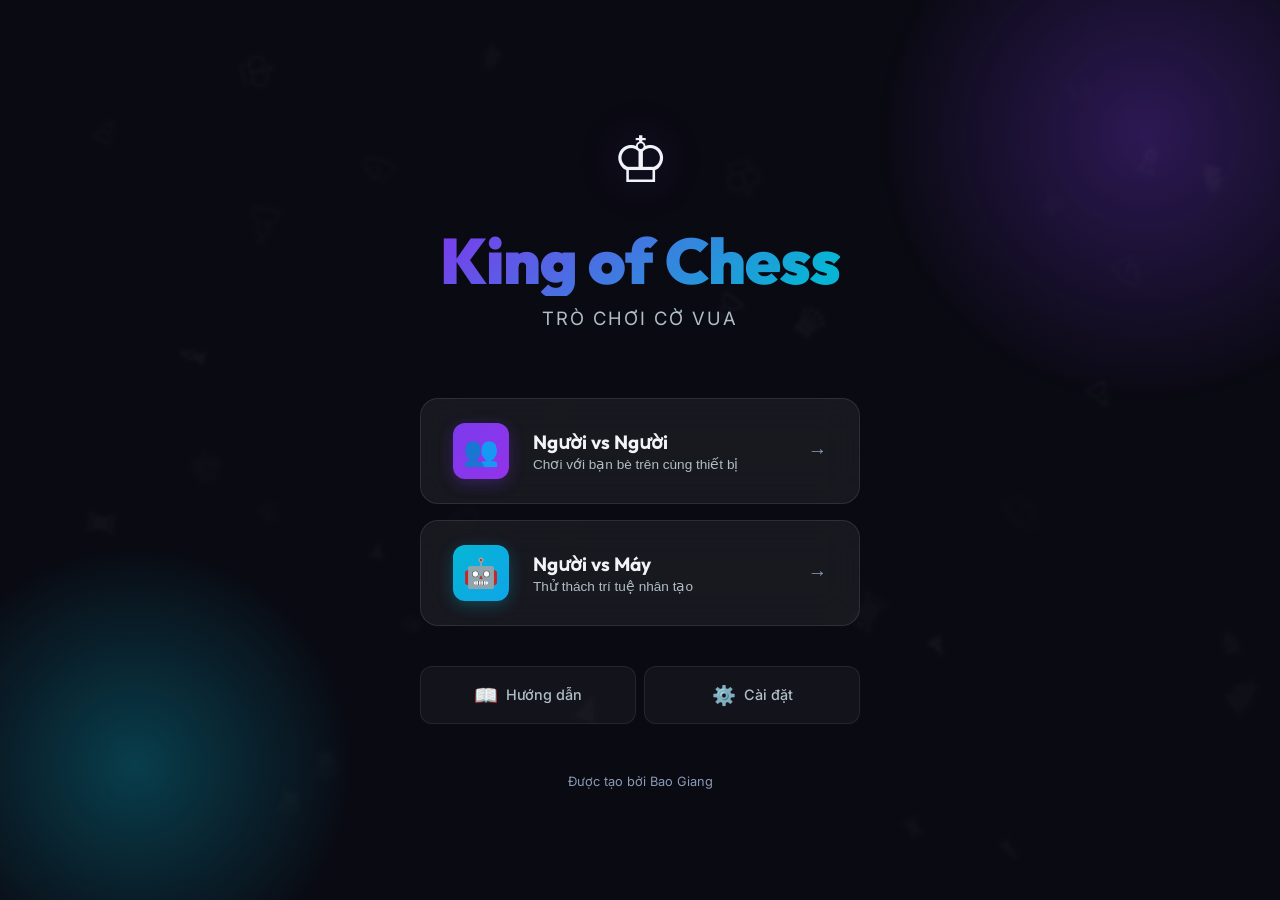
<file: index.html>
<!DOCTYPE html>
<html lang="vi" data-theme="dark" data-board="classic">

<head>
  <meta charset="UTF-8">
  <meta name="viewport"
    content="width=device-width, initial-scale=1.0, maximum-scale=1.0, user-scalable=no, viewport-fit=cover">
  <meta name="apple-mobile-web-app-capable" content="yes">
  <meta name="mobile-web-app-capable" content="yes">
  <meta name="description"
    content="King of Chess - Trò chơi cờ vua trực tuyến với AI. Chơi cờ vua miễn phí, người vs người hoặc người vs máy.">
  <title>King of Chess — Trò chơi Cờ Vua</title>
  <link rel="stylesheet" href="css/index.css">
  <link rel="stylesheet" href="css/menu.css">
  <link rel="icon"
    href="data:image/svg+xml,<svg xmlns='http://www.w3.org/2000/svg' viewBox='0 0 100 100'><text y='.9em' font-size='90'>♔</text></svg>">
</head>

<body>
  <!-- Animated Background -->
  <div class="animated-bg"></div>
  <div class="bg-particles"></div>
  <div class="floating-pieces" id="floating-pieces"></div>

  <div class="menu-page">
    <!-- Hero Section -->
    <div class="hero">
      <div class="hero-crown">♔</div>
      <h1 class="hero-title" data-i18n="menu.title">King of Chess</h1>
      <p class="hero-subtitle" data-i18n="menu.subtitle">Trò chơi cờ vua</p>
    </div>

    <!-- Menu Container -->
    <div class="menu-container">
      <!-- PvP Mode -->
      <button class="mode-btn mode-btn-pvp" id="btn-pvp">
        <div class="mode-icon">👥</div>
        <div class="mode-info">
          <h3 data-i18n="menu.pvp">Người vs Người</h3>
          <p data-i18n="menu.pvp.desc">Chơi với bạn bè trên cùng thiết bị</p>
        </div>
        <span class="mode-arrow">→</span>
      </button>

      <!-- PvC Mode -->
      <button class="mode-btn mode-btn-pvc" id="btn-pvc">
        <div class="mode-icon">🤖</div>
        <div class="mode-info">
          <h3 data-i18n="menu.pvc">Người vs Máy</h3>
          <p data-i18n="menu.pvc.desc">Thử thách trí tuệ nhân tạo</p>
        </div>
        <span class="mode-arrow">→</span>
      </button>

      <!-- AI Difficulty Panel -->
      <div class="difficulty-panel" id="difficulty-panel">
        <div class="difficulty-content">
          <div class="difficulty-title" data-i18n="menu.difficulty">Chọn cấp độ</div>
          <div class="difficulty-options">
            <button class="difficulty-btn" data-difficulty="easy">
              <span class="diff-emoji">🌱</span>
              <span class="diff-name" data-i18n="menu.easy">Dễ</span>
              <span class="diff-desc" data-i18n="menu.easy.desc">Dành cho người mới</span>
            </button>
            <button class="difficulty-btn selected" data-difficulty="medium">
              <span class="diff-emoji">⚔️</span>
              <span class="diff-name" data-i18n="menu.medium">Trung bình</span>
              <span class="diff-desc" data-i18n="menu.medium.desc">Thử thách vừa phải</span>
            </button>
            <button class="difficulty-btn" data-difficulty="hard">
              <span class="diff-emoji">🔥</span>
              <span class="diff-name" data-i18n="menu.hard">Khó</span>
              <span class="diff-desc" data-i18n="menu.hard.desc">Đối thủ mạnh</span>
            </button>
          </div>
          <div class="play-btn-container">
            <button class="btn btn-accent btn-lg w-full" id="btn-play-ai" data-i18n="menu.play">Bắt đầu chơi</button>
          </div>
        </div>
      </div>

      <!-- Secondary Actions -->
      <div class="secondary-actions">
        <button class="secondary-btn" id="btn-guide">
          <span class="sec-icon">📖</span>
          <span data-i18n="menu.guide">Hướng dẫn</span>
        </button>
        <button class="secondary-btn" id="btn-settings">
          <span class="sec-icon">⚙️</span>
          <span data-i18n="menu.settings">Cài đặt</span>
        </button>
      </div>
    </div>

    <!-- Footer -->
    <div class="menu-footer">
      <p data-i18n="menu.footer">Được tạo với ❤️</p>
    </div>
  </div>

  <script src="js/i18n.js"></script>
  <script src="js/settings.js"></script>
  <script src="js/menu.js"></script>
</body>

</html>
</file>
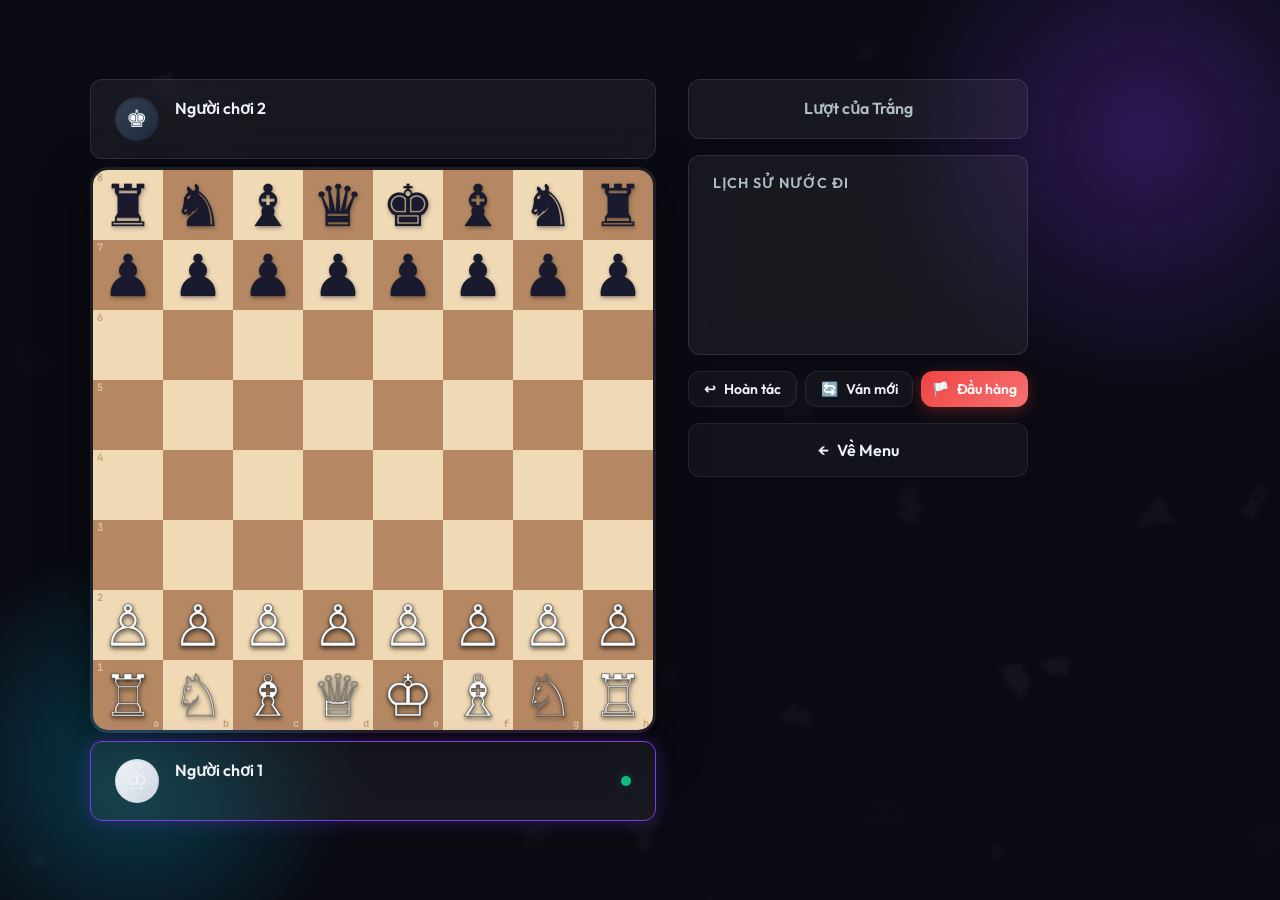
<file: game.html>
<!DOCTYPE html>
<html lang="vi" data-theme="dark" data-board="classic">

<head>
  <meta charset="UTF-8">
  <meta name="viewport"
    content="width=device-width, initial-scale=1.0, maximum-scale=1.0, user-scalable=no, viewport-fit=cover">
  <meta name="apple-mobile-web-app-capable" content="yes">
  <meta name="mobile-web-app-capable" content="yes">
  <meta name="description" content="King of Chess - Chơi cờ vua. Chế độ Người vs Người hoặc Người vs Máy.">
  <title>King of Chess — Chơi cờ</title>
  <link rel="stylesheet" href="css/index.css">
  <link rel="stylesheet" href="css/game.css">
  <link rel="icon"
    href="data:image/svg+xml,<svg xmlns='http://www.w3.org/2000/svg' viewBox='0 0 100 100'><text y='.9em' font-size='90'>♔</text></svg>">
</head>

<body>
  <div class="animated-bg"></div>
  <div class="bg-particles"></div>
  <div class="floating-pieces" id="floating-pieces"></div>
  <div class="game-page">
    <div class="game-layout">
      <!-- Board Container -->
      <div class="board-container">
        <!-- Top player card (Black) -->
        <div class="player-card" id="player-black-card">
          <div class="player-avatar black-avatar">♚</div>
          <div class="player-details">
            <div class="player-name" id="player-black-name" data-i18n="game.player2">Người chơi 2</div>
            <div class="player-captured" id="captured-by-black"></div>
          </div>
          <div class="turn-indicator" id="turn-black" style="display:none"></div>
        </div>

        <!-- Chess Board -->
        <div class="board-wrapper" style="margin: var(--space-sm) 0;">
          <div class="chess-board" id="chess-board"></div>
        </div>

        <!-- Bottom player card (White) -->
        <div class="player-card active-player" id="player-white-card">
          <div class="player-avatar white-avatar">♔</div>
          <div class="player-details">
            <div class="player-name" id="player-white-name" data-i18n="game.player1">Người chơi 1</div>
            <div class="player-captured" id="captured-by-white"></div>
          </div>
          <div class="turn-indicator" id="turn-white"></div>
        </div>
      </div>

      <!-- Side Panel -->
      <div class="side-panel">
        <!-- Status Bar -->
        <div class="status-bar" id="status-bar">
          <span data-i18n="game.turn.white">Lượt của Trắng</span>
        </div>

        <!-- AI Thinking Indicator -->
        <div class="ai-thinking" id="ai-thinking">
          <span data-i18n="game.thinking">Máy đang suy nghĩ</span>
          <div class="thinking-dots">
            <span></span><span></span><span></span>
          </div>
        </div>

        <!-- Move History -->
        <div class="move-history-card">
          <div class="move-history-title" data-i18n="game.moves">Lịch sử nước đi</div>
          <div class="move-list" id="move-list"></div>
        </div>

        <!-- Game Controls -->
        <div class="game-controls">
          <button class="btn btn-ghost btn-sm" id="btn-undo">
            ↩ <span data-i18n="game.undo">Hoàn tác</span>
          </button>
          <button class="btn btn-ghost btn-sm" id="btn-newgame">
            🔄 <span data-i18n="game.newgame">Ván mới</span>
          </button>
          <button class="btn btn-danger btn-sm" id="btn-resign">
            🏳️ <span data-i18n="game.resign">Đầu hàng</span>
          </button>
        </div>

        <button class="btn btn-ghost w-full" id="btn-back-menu">
          ← <span data-i18n="game.back">Về Menu</span>
        </button>
      </div>
    </div>
  </div>

  <!-- Game Over Overlay -->
  <div class="game-over-overlay" id="game-over-overlay">
    <div class="game-over-card">
      <div class="game-over-icon" id="game-over-icon">🏆</div>
      <h2 class="game-over-title" id="game-over-title">Trắng thắng!</h2>
      <p class="game-over-subtitle" id="game-over-subtitle">Chiếu hết</p>
      <div class="game-over-actions">
        <button class="btn btn-primary" id="btn-play-again">
          🔄 <span data-i18n="game.playagain">Chơi lại</span>
        </button>
        <button class="btn btn-ghost" id="btn-back-menu-end">
          ← <span data-i18n="game.back">Về Menu</span>
        </button>
      </div>
    </div>
  </div>

  <!-- Confetti Container -->
  <div class="confetti-container" id="confetti-container"></div>

  <script src="js/i18n.js"></script>
  <script src="js/settings.js"></script>
  <script src="js/chess-engine.js"></script>
  <script src="js/chess-ai.js"></script>
  <script src="js/chess-ui.js"></script>
</body>

</html>
</file>
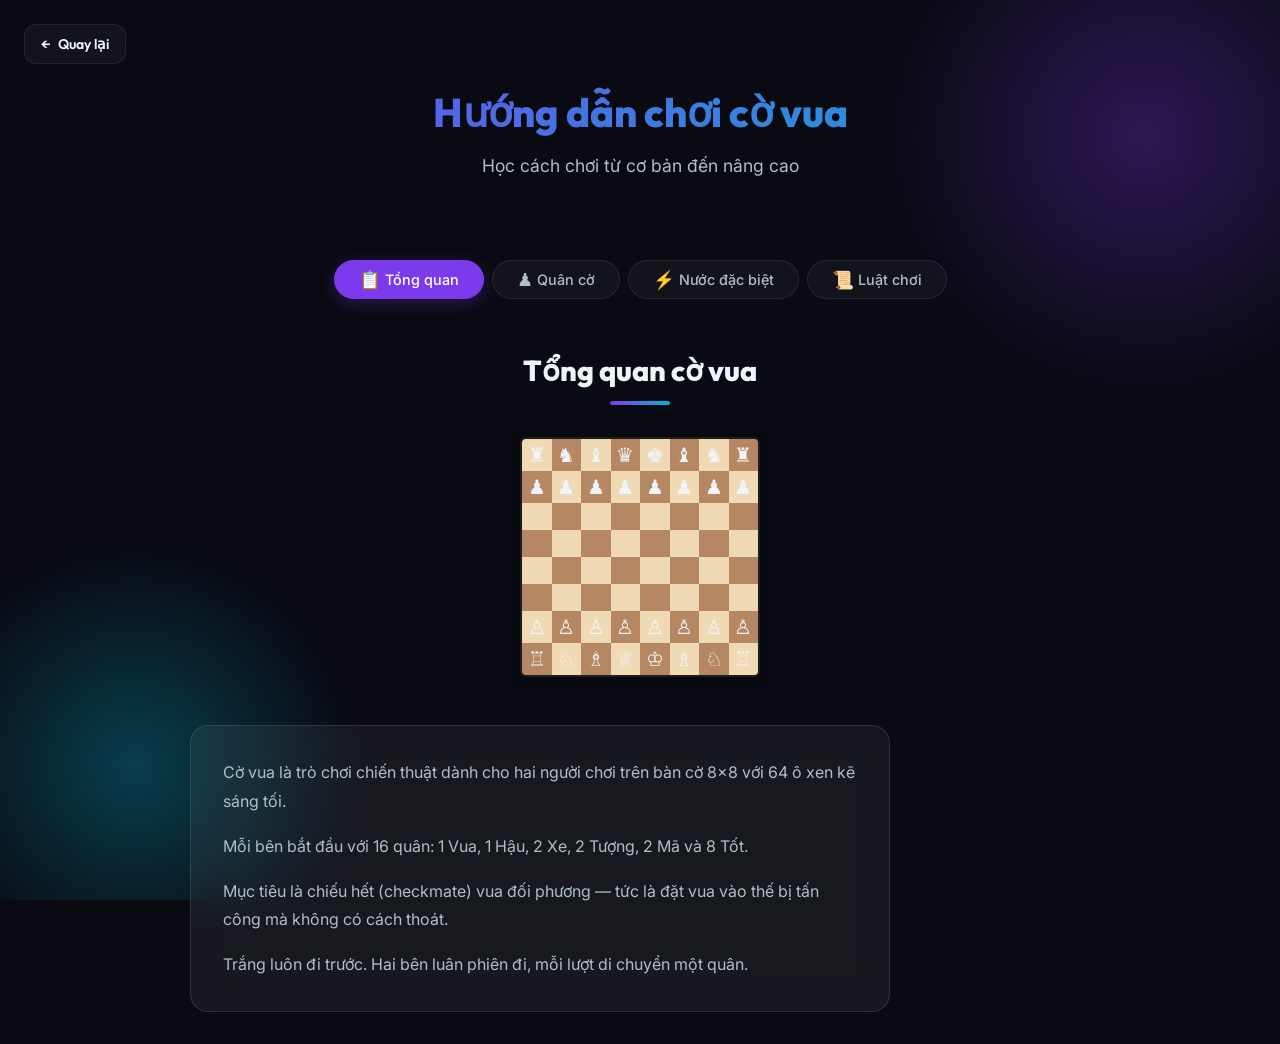
<file: guide.html>
<!DOCTYPE html>
<html lang="vi" data-theme="dark" data-board="classic">
<head>
  <meta charset="UTF-8">
  <meta name="viewport" content="width=device-width, initial-scale=1.0">
  <meta name="description" content="Hướng dẫn chơi cờ vua - Học luật chơi, cách di chuyển quân cờ, và các nước đi đặc biệt.">
  <title>King of Chess — Hướng dẫn chơi</title>
  <link rel="stylesheet" href="css/index.css">
  <link rel="stylesheet" href="css/guide.css">
  <link rel="icon" href="data:image/svg+xml,<svg xmlns='http://www.w3.org/2000/svg' viewBox='0 0 100 100'><text y='.9em' font-size='90'>♔</text></svg>">
</head>
<body>
  <div class="animated-bg"></div>
  <div class="bg-particles"></div>
  <div class="floating-pieces" id="floating-pieces"></div>
  <div class="guide-page">
    <!-- Back Button -->
    <a href="index.html" class="btn btn-ghost btn-sm guide-back-btn">
      ← <span data-i18n="guide.back">Quay lại</span>
    </a>

    <!-- Header -->
    <div class="guide-header">
      <h1 class="guide-title" data-i18n="guide.title">Hướng dẫn chơi cờ vua</h1>
      <p class="guide-subtitle" data-i18n="guide.subtitle">Học cách chơi từ cơ bản đến nâng cao</p>
    </div>

    <!-- Navigation Tabs -->
    <div class="guide-nav" id="guide-nav">
      <button class="guide-nav-btn active" data-section="overview">
        <span class="nav-icon">📋</span>
        <span data-i18n="guide.nav.overview">Tổng quan</span>
      </button>
      <button class="guide-nav-btn" data-section="pieces">
        <span class="nav-icon">♟</span>
        <span data-i18n="guide.nav.pieces">Quân cờ</span>
      </button>
      <button class="guide-nav-btn" data-section="special">
        <span class="nav-icon">⚡</span>
        <span data-i18n="guide.nav.special">Nước đặc biệt</span>
      </button>
      <button class="guide-nav-btn" data-section="rules">
        <span class="nav-icon">📜</span>
        <span data-i18n="guide.nav.rules">Luật chơi</span>
      </button>
    </div>

    <!-- Content Sections -->
    <div class="guide-content">

      <!-- === OVERVIEW === -->
      <div class="guide-section active" id="section-overview">
        <h2 class="section-title" data-i18n="guide.overview.title">Tổng quan cờ vua</h2>
        <div class="overview-board-container">
          <div class="mini-board" id="overview-board"></div>
        </div>
        <div class="overview-text">
          <p data-i18n="guide.overview.p1">Cờ vua là trò chơi chiến thuật dành cho hai người chơi trên bàn cờ 8×8 với 64 ô xen kẽ sáng tối.</p>
          <p data-i18n="guide.overview.p2">Mỗi bên bắt đầu với 16 quân: 1 Vua, 1 Hậu, 2 Xe, 2 Tượng, 2 Mã và 8 Tốt.</p>
          <p data-i18n="guide.overview.p3">Mục tiêu là chiếu hết (checkmate) vua đối phương — tức là đặt vua vào thế bị tấn công mà không có cách thoát.</p>
          <p data-i18n="guide.overview.p4">Trắng luôn đi trước. Hai bên luân phiên đi, mỗi lượt di chuyển một quân.</p>
        </div>
      </div>

      <!-- === PIECES === -->
      <div class="guide-section" id="section-pieces">
        <h2 class="section-title" data-i18n="guide.nav.pieces">Quân cờ</h2>
        <div class="piece-cards">
          <!-- King -->
          <div class="piece-card">
            <div class="piece-card-header">
              <span class="piece-card-icon">♔</span>
              <div>
                <div class="piece-card-title" data-i18n="guide.king.name">Vua</div>
                <div class="piece-card-value" data-i18n="guide.king.value">Giá trị: Vô giá</div>
              </div>
            </div>
            <p class="piece-card-description" data-i18n="guide.king.desc">Vua có thể di chuyển 1 ô theo mọi hướng (ngang, dọc, chéo). Vua không được di chuyển vào ô bị quân đối phương tấn công. Nếu vua bị chiếu hết, ván cờ kết thúc.</p>
            <div class="mini-board" id="board-king"></div>
          </div>
          <!-- Queen -->
          <div class="piece-card">
            <div class="piece-card-header">
              <span class="piece-card-icon">♕</span>
              <div>
                <div class="piece-card-title" data-i18n="guide.queen.name">Hậu</div>
                <div class="piece-card-value" data-i18n="guide.queen.value">Giá trị: 9 điểm</div>
              </div>
            </div>
            <p class="piece-card-description" data-i18n="guide.queen.desc">Hậu là quân mạnh nhất, có thể di chuyển theo mọi hướng (ngang, dọc, chéo) với số ô không giới hạn, miễn không bị chặn.</p>
            <div class="mini-board" id="board-queen"></div>
          </div>
          <!-- Rook -->
          <div class="piece-card">
            <div class="piece-card-header">
              <span class="piece-card-icon">♖</span>
              <div>
                <div class="piece-card-title" data-i18n="guide.rook.name">Xe</div>
                <div class="piece-card-value" data-i18n="guide.rook.value">Giá trị: 5 điểm</div>
              </div>
            </div>
            <p class="piece-card-description" data-i18n="guide.rook.desc">Xe di chuyển theo hàng ngang hoặc dọc với số ô không giới hạn. Xe rất mạnh khi kiểm soát hàng và cột mở.</p>
            <div class="mini-board" id="board-rook"></div>
          </div>
          <!-- Bishop -->
          <div class="piece-card">
            <div class="piece-card-header">
              <span class="piece-card-icon">♗</span>
              <div>
                <div class="piece-card-title" data-i18n="guide.bishop.name">Tượng</div>
                <div class="piece-card-value" data-i18n="guide.bishop.value">Giá trị: 3 điểm</div>
              </div>
            </div>
            <p class="piece-card-description" data-i18n="guide.bishop.desc">Tượng di chuyển theo đường chéo không giới hạn. Mỗi tượng chỉ có thể đi trên ô cùng màu. Hai tượng phối hợp rất mạnh.</p>
            <div class="mini-board" id="board-bishop"></div>
          </div>
          <!-- Knight -->
          <div class="piece-card">
            <div class="piece-card-header">
              <span class="piece-card-icon">♘</span>
              <div>
                <div class="piece-card-title" data-i18n="guide.knight.name">Mã</div>
                <div class="piece-card-value" data-i18n="guide.knight.value">Giá trị: 3 điểm</div>
              </div>
            </div>
            <p class="piece-card-description" data-i18n="guide.knight.desc">Mã di chuyển theo hình chữ L: 2 ô theo một hướng rồi 1 ô vuông góc. Mã là quân duy nhất có thể nhảy qua quân khác.</p>
            <div class="mini-board" id="board-knight"></div>
          </div>
          <!-- Pawn -->
          <div class="piece-card">
            <div class="piece-card-header">
              <span class="piece-card-icon">♙</span>
              <div>
                <div class="piece-card-title" data-i18n="guide.pawn.name">Tốt</div>
                <div class="piece-card-value" data-i18n="guide.pawn.value">Giá trị: 1 điểm</div>
              </div>
            </div>
            <p class="piece-card-description" data-i18n="guide.pawn.desc">Tốt tiến 1 ô về phía trước (hoặc 2 ô từ vị trí đầu). Tốt bắt quân theo đường chéo. Khi đến hàng cuối, tốt được phong cấp.</p>
            <div class="mini-board" id="board-pawn"></div>
          </div>
        </div>
      </div>

      <!-- === SPECIAL MOVES === -->
      <div class="guide-section" id="section-special">
        <h2 class="section-title" data-i18n="guide.nav.special">Nước đi đặc biệt</h2>
        <div class="special-moves-grid">
          <!-- Castling -->
          <div class="special-move-card">
            <div class="special-move-title" data-i18n="guide.castling.title">🏰 Nhập thành (Castling)</div>
            <p class="special-move-desc" data-i18n="guide.castling.desc">Nước đi đặc biệt giữa Vua và Xe. Vua di chuyển 2 ô về phía Xe, Xe nhảy qua Vua sang bên kia.</p>
            <div class="mini-board" id="board-castling"></div>
            <ul class="special-move-conditions" style="margin-top: var(--space-md);">
              <li data-i18n="guide.castling.c1">Vua và Xe chưa từng di chuyển</li>
              <li data-i18n="guide.castling.c2">Không có quân nào giữa Vua và Xe</li>
              <li data-i18n="guide.castling.c3">Vua không đang bị chiếu</li>
              <li data-i18n="guide.castling.c4">Vua không đi qua hoặc dừng ở ô bị tấn công</li>
            </ul>
          </div>
          <!-- En Passant -->
          <div class="special-move-card">
            <div class="special-move-title" data-i18n="guide.enpassant.title">⚡ Bắt tốt qua đường (En Passant)</div>
            <p class="special-move-desc" data-i18n="guide.enpassant.desc">Khi tốt đối phương tiến 2 ô từ vị trí đầu và đứng cạnh tốt của bạn, bạn có thể bắt nó bằng cách di chuyển chéo đến ô mà tốt đó đi qua.</p>
            <div class="mini-board" id="board-enpassant"></div>
            <ul class="special-move-conditions" style="margin-top: var(--space-md);">
              <li data-i18n="guide.enpassant.c1">Tốt đối phương vừa tiến 2 ô ở nước đi trước</li>
              <li data-i18n="guide.enpassant.c2">Tốt của bạn đứng cạnh tốt đối phương</li>
              <li data-i18n="guide.enpassant.c3">Phải thực hiện ngay ở nước đi kế tiếp</li>
            </ul>
          </div>
          <!-- Promotion -->
          <div class="special-move-card">
            <div class="special-move-title" data-i18n="guide.promotion.title">👑 Phong cấp (Promotion)</div>
            <p class="special-move-desc" data-i18n="guide.promotion.desc">Khi tốt đến được hàng cuối cùng của bàn cờ (hàng 8 với Trắng, hàng 1 với Đen), nó phải được phong cấp thành quân khác.</p>
            <div class="mini-board" id="board-promotion"></div>
            <ul class="special-move-conditions" style="margin-top: var(--space-md);">
              <li data-i18n="guide.promotion.c1">Có thể chọn: Hậu, Xe, Tượng, hoặc Mã</li>
              <li data-i18n="guide.promotion.c2">Thường chọn Hậu vì là quân mạnh nhất</li>
              <li data-i18n="guide.promotion.c3">Phong cấp là bắt buộc, không thể giữ nguyên Tốt</li>
            </ul>
          </div>
        </div>
      </div>

      <!-- === RULES === -->
      <div class="guide-section" id="section-rules">
        <h2 class="section-title" data-i18n="guide.rules.title">Luật chơi & Kết thúc ván cờ</h2>
        <div class="rules-list">
          <div class="rule-card">
            <div class="rule-icon">⚠️</div>
            <div class="rule-content">
              <h3 data-i18n="guide.rules.check.title">Chiếu (Check)</h3>
              <p data-i18n="guide.rules.check.desc">Khi Vua bị quân đối phương tấn công, gọi là "chiếu". Người chơi phải giải chiếu bằng cách: di chuyển Vua, chặn đường tấn công, hoặc bắt quân đang chiếu.</p>
            </div>
          </div>
          <div class="rule-card">
            <div class="rule-icon">💀</div>
            <div class="rule-content">
              <h3 data-i18n="guide.rules.checkmate.title">Chiếu hết (Checkmate)</h3>
              <p data-i18n="guide.rules.checkmate.desc">Khi Vua bị chiếu mà không có cách giải chiếu, ván cờ kết thúc. Bên bị chiếu hết thua cuộc.</p>
            </div>
          </div>
          <div class="rule-card">
            <div class="rule-icon">🤝</div>
            <div class="rule-content">
              <h3 data-i18n="guide.rules.stalemate.title">Hòa cờ - Bí (Stalemate)</h3>
              <p data-i18n="guide.rules.stalemate.desc">Khi đến lượt đi nhưng không có nước đi hợp lệ nào, và Vua KHÔNG bị chiếu. Ván cờ kết thúc hòa.</p>
            </div>
          </div>
          <div class="rule-card">
            <div class="rule-icon">⚖️</div>
            <div class="rule-content">
              <h3 data-i18n="guide.rules.draw.title">Hòa cờ khác</h3>
              <p data-i18n="guide.rules.draw.desc">Hòa do quy tắc 50 nước (50 nước đi liên tiếp không có bắt quân hay di chuyển tốt), hoặc hòa do không đủ quân chiếu hết (Vua vs Vua, Vua+Tượng vs Vua, Vua+Mã vs Vua).</p>
            </div>
          </div>
        </div>
      </div>

    </div>
  </div>

  <script src="js/i18n.js"></script>
  <script src="js/settings.js"></script>
  <script src="js/guide.js"></script>
</body>
</html>
</file>
<file: css/index.css>
/* ============================================
   KING OF CHESS — Design System & Global Styles
   ============================================ */

/* Google Fonts */
@import url('https://fonts.googleapis.com/css2?family=Inter:wght@300;400;500;600;700&family=Outfit:wght@400;500;600;700;800;900&family=JetBrains+Mono:wght@400;500&display=swap');

/* ---- CSS Custom Properties ---- */
:root {
  /* Typography */
  --font-heading: 'Outfit', sans-serif;
  --font-body: 'Inter', sans-serif;
  --font-mono: 'JetBrains Mono', monospace;

  /* Spacing */
  --space-xs: 4px;
  --space-sm: 8px;
  --space-md: 16px;
  --space-lg: 24px;
  --space-xl: 32px;
  --space-2xl: 48px;
  --space-3xl: 64px;

  /* Border Radius */
  --radius-sm: 6px;
  --radius-md: 12px;
  --radius-lg: 18px;
  --radius-xl: 24px;
  --radius-full: 9999px;

  /* Transitions */
  --transition-fast: 150ms cubic-bezier(0.4, 0, 0.2, 1);
  --transition-base: 250ms cubic-bezier(0.4, 0, 0.2, 1);
  --transition-slow: 400ms cubic-bezier(0.4, 0, 0.2, 1);
  --transition-bounce: 500ms cubic-bezier(0.34, 1.56, 0.64, 1);

  /* Z-Index Scale */
  --z-base: 1;
  --z-dropdown: 100;
  --z-modal-backdrop: 500;
  --z-modal: 600;
  --z-toast: 700;
  --z-tooltip: 800;

  /* Board Color Presets (default: Classic) */
  --board-light: #f0d9b5;
  --board-dark: #b58863;
  --board-highlight: rgba(255, 255, 0, 0.4);
  --board-selected: rgba(20, 85, 200, 0.45);
  --board-valid-move: rgba(0, 0, 0, 0.15);
  --board-check: rgba(255, 0, 0, 0.5);
  --board-last-move: rgba(155, 199, 0, 0.41);
}

/* ---- Dark Theme (Default) ---- */
[data-theme="dark"] {
  --bg-primary: #0a0a12;
  --bg-secondary: #12121e;
  --bg-tertiary: #1a1a2e;
  --bg-surface: rgba(255, 255, 255, 0.04);
  --bg-surface-hover: rgba(255, 255, 255, 0.08);
  --bg-surface-active: rgba(255, 255, 255, 0.12);

  --glass-bg: rgba(255, 255, 255, 0.06);
  --glass-border: rgba(255, 255, 255, 0.1);
  --glass-shadow: 0 8px 32px rgba(0, 0, 0, 0.4);

  --color-primary: #7c3aed;
  --color-primary-hover: #8b5cf6;
  --color-primary-glow: rgba(124, 58, 237, 0.3);
  --color-accent: #06b6d4;
  --color-accent-hover: #22d3ee;
  --color-accent-glow: rgba(6, 182, 212, 0.3);
  --color-success: #10b981;
  --color-success-glow: rgba(16, 185, 129, 0.3);
  --color-warning: #f59e0b;
  --color-danger: #ef4444;
  --color-danger-glow: rgba(239, 68, 68, 0.3);

  --text-primary: #f0f4f8;
  --text-secondary: #b0bec5;
  --text-tertiary: #8a9ab5;
  --text-inverse: #0f172a;

  --border-color: rgba(255, 255, 255, 0.08);
  --border-color-hover: rgba(255, 255, 255, 0.15);

  --scrollbar-track: #1a1a2e;
  --scrollbar-thumb: #334155;

  --shadow-sm: 0 1px 2px rgba(0, 0, 0, 0.3);
  --shadow-md: 0 4px 12px rgba(0, 0, 0, 0.4);
  --shadow-lg: 0 8px 24px rgba(0, 0, 0, 0.5);
  --shadow-xl: 0 16px 48px rgba(0, 0, 0, 0.6);
}



/* ---- Board Color Presets ---- */
[data-board="classic"] {
  --board-light: #f0d9b5;
  --board-dark: #b58863;
}
[data-board="emerald"] {
  --board-light: #eeeed2;
  --board-dark: #769656;
}
[data-board="ocean"] {
  --board-light: #d4e4ed;
  --board-dark: #5b8baa;
}
[data-board="royal"] {
  --board-light: #e8daf0;
  --board-dark: #8b5bb5;
}
[data-board="midnight"] {
  --board-light: #c0c8d4;
  --board-dark: #4a5568;
}

/* ---- Global Reset & Base ---- */
*, *::before, *::after {
  margin: 0;
  padding: 0;
  box-sizing: border-box;
}

html {
  font-size: 16px;
  scroll-behavior: smooth;
  -webkit-font-smoothing: antialiased;
  -moz-osx-font-smoothing: grayscale;
}

body {
  font-family: var(--font-body);
  background-color: var(--bg-primary);
  color: var(--text-primary);
  line-height: 1.6;
  min-height: 100vh;
  overflow-x: hidden;
}

/* ---- Scrollbar ---- */
::-webkit-scrollbar {
  width: 8px;
}
::-webkit-scrollbar-track {
  background: var(--scrollbar-track);
}
::-webkit-scrollbar-thumb {
  background: var(--scrollbar-thumb);
  border-radius: var(--radius-full);
}
::-webkit-scrollbar-thumb:hover {
  background: var(--text-tertiary);
}

/* ---- Selection ---- */
::selection {
  background: var(--color-primary);
  color: white;
}

/* ---- Links ---- */
a {
  color: var(--color-accent);
  text-decoration: none;
  transition: color var(--transition-fast);
}
a:hover {
  color: var(--color-accent-hover);
}

/* ---- Buttons ---- */
.btn {
  display: inline-flex;
  align-items: center;
  justify-content: center;
  gap: var(--space-sm);
  padding: var(--space-md) var(--space-xl);
  font-family: var(--font-heading);
  font-weight: 600;
  font-size: 1rem;
  border: none;
  border-radius: var(--radius-md);
  cursor: pointer;
  transition: all var(--transition-base);
  position: relative;
  overflow: hidden;
  user-select: none;
  white-space: nowrap;
  touch-action: manipulation;
}

.btn::before {
  content: '';
  position: absolute;
  inset: 0;
  background: linear-gradient(135deg, rgba(255,255,255,0.15) 0%, transparent 50%);
  opacity: 0;
  transition: opacity var(--transition-fast);
}
.btn:hover::before {
  opacity: 1;
}
.btn:active {
  transform: scale(0.97);
}

.btn-primary {
  background: linear-gradient(135deg, var(--color-primary), #9333ea);
  color: white;
  box-shadow: 0 4px 16px var(--color-primary-glow);
}
.btn-primary:hover {
  box-shadow: 0 6px 24px var(--color-primary-glow);
  transform: translateY(-2px);
}

.btn-accent {
  background: linear-gradient(135deg, var(--color-accent), #0ea5e9);
  color: white;
  box-shadow: 0 4px 16px var(--color-accent-glow);
}
.btn-accent:hover {
  box-shadow: 0 6px 24px var(--color-accent-glow);
  transform: translateY(-2px);
}

.btn-success {
  background: linear-gradient(135deg, var(--color-success), #34d399);
  color: white;
  box-shadow: 0 4px 16px var(--color-success-glow);
}

.btn-danger {
  background: linear-gradient(135deg, var(--color-danger), #f87171);
  color: white;
  box-shadow: 0 4px 16px var(--color-danger-glow);
}

.btn-ghost {
  background: var(--bg-surface);
  color: var(--text-primary);
  border: 1px solid var(--border-color);
}
.btn-ghost:hover {
  background: var(--bg-surface-hover);
  border-color: var(--border-color-hover);
}

.btn-lg {
  padding: var(--space-lg) var(--space-2xl);
  font-size: 1.15rem;
  border-radius: var(--radius-lg);
}
.btn-sm {
  padding: var(--space-sm) var(--space-md);
  font-size: 0.875rem;
}
.btn-icon {
  padding: var(--space-sm);
  width: 40px;
  height: 40px;
}

/* ---- Glass Card ---- */
.glass-card {
  background: var(--glass-bg);
  backdrop-filter: blur(20px);
  -webkit-backdrop-filter: blur(20px);
  border: 1px solid var(--glass-border);
  border-radius: var(--radius-lg);
  box-shadow: var(--glass-shadow);
  transition: background var(--transition-base), border-color var(--transition-base), box-shadow var(--transition-base);
}

/* ---- Modal ---- */
.modal-backdrop {
  position: fixed;
  inset: 0;
  background: rgba(0, 0, 0, 0.6);
  backdrop-filter: blur(4px);
  z-index: var(--z-modal-backdrop);
  display: flex;
  align-items: center;
  justify-content: center;
  opacity: 0;
  visibility: hidden;
  transition: all var(--transition-base);
}
.modal-backdrop.active {
  opacity: 1;
  visibility: visible;
}
.modal-backdrop.active .modal {
  transform: scale(1) translateY(0);
  opacity: 1;
}

.modal {
  background: var(--bg-secondary);
  border: 1px solid var(--border-color);
  border-radius: var(--radius-xl);
  box-shadow: var(--shadow-xl);
  width: 90%;
  max-width: 520px;
  max-height: 85vh;
  overflow-y: auto;
  padding: var(--space-xl);
  transform: scale(0.9) translateY(20px);
  opacity: 0;
  transition: all var(--transition-bounce);
}

.modal-header {
  display: flex;
  align-items: center;
  justify-content: space-between;
  margin-bottom: var(--space-lg);
}
.modal-header h2 {
  font-family: var(--font-heading);
  font-size: 1.5rem;
  font-weight: 700;
}
.modal-close {
  width: 36px;
  height: 36px;
  display: flex;
  align-items: center;
  justify-content: center;
  background: var(--bg-surface);
  border: 1px solid var(--border-color);
  border-radius: var(--radius-full);
  color: var(--text-secondary);
  cursor: pointer;
  transition: all var(--transition-fast);
  font-size: 1.2rem;
}
.modal-close:hover {
  background: var(--bg-surface-hover);
  color: var(--text-primary);
}

/* ---- Toggle Switch ---- */
.toggle {
  position: relative;
  width: 48px;
  height: 26px;
  cursor: pointer;
}
.toggle input {
  opacity: 0;
  width: 0;
  height: 0;
}
.toggle-slider {
  position: absolute;
  inset: 0;
  background: var(--bg-surface-active);
  border-radius: var(--radius-full);
  transition: background var(--transition-base);
}
.toggle-slider::before {
  content: '';
  position: absolute;
  width: 20px;
  height: 20px;
  left: 3px;
  bottom: 3px;
  background: white;
  border-radius: 50%;
  transition: transform var(--transition-base);
  box-shadow: 0 1px 3px rgba(0,0,0,0.2);
}
.toggle input:checked + .toggle-slider {
  background: var(--color-primary);
}
.toggle input:checked + .toggle-slider::before {
  transform: translateX(22px);
}

/* ---- Setting Item ---- */
.setting-item {
  display: flex;
  align-items: center;
  justify-content: space-between;
  padding: var(--space-md) 0;
  border-bottom: 1px solid var(--border-color);
}
.setting-item:last-child {
  border-bottom: none;
}
.setting-label {
  display: flex;
  flex-direction: column;
  gap: 2px;
}
.setting-label span:first-child {
  font-weight: 500;
  color: var(--text-primary);
}
.setting-label span:last-child {
  font-size: 0.8rem;
  color: var(--text-tertiary);
}

/* ---- Color Picker (Board colors) ---- */
.color-options {
  display: flex;
  gap: var(--space-sm);
}
.color-option {
  width: 36px;
  height: 36px;
  border-radius: var(--radius-sm);
  cursor: pointer;
  border: 2px solid transparent;
  transition: all var(--transition-fast);
  position: relative;
  overflow: hidden;
}
.color-option::before {
  content: '';
  position: absolute;
  top: 0;
  left: 0;
  width: 50%;
  height: 100%;
}
.color-option::after {
  content: '';
  position: absolute;
  top: 0;
  right: 0;
  width: 50%;
  height: 100%;
}
.color-option[data-board="classic"]::before { background: #f0d9b5; }
.color-option[data-board="classic"]::after { background: #b58863; }
.color-option[data-board="emerald"]::before { background: #eeeed2; }
.color-option[data-board="emerald"]::after { background: #769656; }
.color-option[data-board="ocean"]::before { background: #d4e4ed; }
.color-option[data-board="ocean"]::after { background: #5b8baa; }
.color-option[data-board="royal"]::before { background: #e8daf0; }
.color-option[data-board="royal"]::after { background: #8b5bb5; }
.color-option[data-board="midnight"]::before { background: #c0c8d4; }
.color-option[data-board="midnight"]::after { background: #4a5568; }

.color-option:hover {
  transform: scale(1.1);
}
.color-option.active {
  border-color: var(--color-primary);
  box-shadow: 0 0 0 2px var(--color-primary-glow);
}

/* ---- Language Selector ---- */
.lang-selector {
  display: flex;
  background: var(--bg-surface);
  border-radius: var(--radius-md);
  overflow: hidden;
  border: 1px solid var(--border-color);
}
.lang-option {
  padding: var(--space-sm) var(--space-md);
  cursor: pointer;
  font-size: 0.9rem;
  font-weight: 500;
  color: var(--text-secondary);
  transition: all var(--transition-fast);
  border: none;
  background: none;
}
.lang-option:hover {
  color: var(--text-primary);
}
.lang-option.active {
  background: var(--color-primary);
  color: white;
}

/* ---- Animations ---- */
@keyframes fadeIn {
  from { opacity: 0; }
  to { opacity: 1; }
}
@keyframes fadeInUp {
  from { opacity: 0; transform: translateY(20px); }
  to { opacity: 1; transform: translateY(0); }
}
@keyframes fadeInDown {
  from { opacity: 0; transform: translateY(-20px); }
  to { opacity: 1; transform: translateY(0); }
}
@keyframes slideInLeft {
  from { opacity: 0; transform: translateX(-30px); }
  to { opacity: 1; transform: translateX(0); }
}
@keyframes slideInRight {
  from { opacity: 0; transform: translateX(30px); }
  to { opacity: 1; transform: translateX(0); }
}
@keyframes scaleIn {
  from { opacity: 0; transform: scale(0.9); }
  to { opacity: 1; transform: scale(1); }
}
@keyframes pulse {
  0%, 100% { opacity: 1; }
  50% { opacity: 0.5; }
}
@keyframes float {
  0%, 100% { transform: translateY(0); }
  50% { transform: translateY(-10px); }
}
@keyframes floatPiece {
  0% { transform: translate(0, 0) rotate(0deg); }
  100% { transform: translate(var(--move-x), var(--move-y)) rotate(var(--rot)); }
}
@keyframes shimmer {
  0% { background-position: -200% 0; }
  100% { background-position: 200% 0; }
}
@keyframes spin {
  from { transform: rotate(0deg); }
  to { transform: rotate(360deg); }
}
@keyframes confettiFall {
  0% { transform: translateY(-100vh) rotate(0deg); opacity: 1; }
  100% { transform: translateY(100vh) rotate(720deg); opacity: 0; }
}
@keyframes checkPulse {
  0%, 100% { box-shadow: inset 0 0 0 0 rgba(239, 68, 68, 0.5); }
  50% { box-shadow: inset 0 0 20px 5px rgba(239, 68, 68, 0.3); }
}
@keyframes piecePlace {
  0% { transform: scale(1.3); }
  50% { transform: scale(0.9); }
  100% { transform: scale(1); }
}

.animate-fade-in { animation: fadeIn var(--transition-slow) ease-out; }
.animate-fade-in-up { animation: fadeInUp var(--transition-slow) ease-out; }
.animate-fade-in-down { animation: fadeInDown var(--transition-slow) ease-out; }
.animate-slide-in-left { animation: slideInLeft var(--transition-slow) ease-out; }
.animate-slide-in-right { animation: slideInRight var(--transition-slow) ease-out; }
.animate-scale-in { animation: scaleIn var(--transition-bounce); }
.animate-float { animation: float 3s ease-in-out infinite; }
.animate-pulse { animation: pulse 2s ease-in-out infinite; }

/* ---- Utilities ---- */
.text-center { text-align: center; }
.text-left { text-align: left; }
.text-right { text-align: right; }
.flex { display: flex; }
.flex-col { flex-direction: column; }
.items-center { align-items: center; }
.justify-center { justify-content: center; }
.justify-between { justify-content: space-between; }
.gap-xs { gap: var(--space-xs); }
.gap-sm { gap: var(--space-sm); }
.gap-md { gap: var(--space-md); }
.gap-lg { gap: var(--space-lg); }
.gap-xl { gap: var(--space-xl); }
.w-full { width: 100%; }
.hidden { display: none !important; }

/* ---- Background Particles, Floating Pieces & Animated BG ---- */
.floating-pieces {
  position: fixed;
  inset: 0;
  z-index: 0;
  pointer-events: none;
  overflow: hidden;
}

.floating-piece-js {
  position: absolute;
  top: 0;
  left: 0;
  color: var(--text-primary);
  pointer-events: none;
  will-change: transform, opacity;
  /* Hardware acceleration and blending */
  -webkit-transform-style: preserve-3d;
  transform-style: preserve-3d;
  filter: blur(1.5px);
}

.animated-bg {
  position: fixed;
  inset: 0;
  z-index: 0;
  overflow: hidden;
  pointer-events: none;
}
.animated-bg::before {
  content: '';
  position: absolute;
  width: 60vmin;
  height: 60vmin;
  background: radial-gradient(circle, var(--color-primary-glow) 0%, transparent 70%);
  top: -15vmin;
  right: -15vmin;
  animation: float 8s ease-in-out infinite;
}
.animated-bg::after {
  content: '';
  position: absolute;
  width: 50vmin;
  height: 50vmin;
  background: radial-gradient(circle, var(--color-accent-glow) 0%, transparent 70%);
  bottom: -10vmin;
  left: -10vmin;
  animation: float 10s ease-in-out infinite reverse;
}

.bg-particles {
  position: fixed;
  inset: 0;
  z-index: 0;
  pointer-events: none;
  overflow: hidden;
}
.bg-particles .particle {
  position: absolute;
  width: 3px;
  height: 3px;
  background: var(--color-primary);
  border-radius: 50%;
  opacity: 0.2;
  animation: float 6s ease-in-out infinite;
}

/* ---- Responsive ---- */
@media (max-width: 768px) {
  :root {
    --space-xl: 24px;
    --space-2xl: 32px;
    --space-3xl: 48px;
  }
  
  .modal {
    width: 95%;
    max-height: 90vh;
    padding: var(--space-lg);
  }
  
  .btn-lg {
    padding: var(--space-md) var(--space-xl);
    font-size: 1rem;
  }
}

/* ---- Mobile Performance ---- */
@media (max-width: 900px) and (pointer: coarse) {
  /* Remove expensive blur filters on mobile */
  .floating-piece-js {
    filter: none !important;
    -webkit-transform-style: flat;
    transform-style: flat;
  }

  /* Replace backdrop-filter with solid semi-transparent bg */
  .glass-card,
  .player-card,
  .move-history-card,
  .status-bar,
  .ai-thinking,
  .difficulty-content,
  .modal {
    backdrop-filter: none !important;
    -webkit-backdrop-filter: none !important;
  }

  /* Disable animated background blurs on mobile */
  .animated-bg::before,
  .animated-bg::after {
    animation: none;
    opacity: 0.5;
  }

  /* Reduce bg-particles */
  .bg-particles {
    display: none;
  }

  /* Simplify button hover effects */
  .btn::before {
    display: none;
  }

  /* Disable non-essential animations */
  .mode-btn:hover {
    transform: none;
  }
  .secondary-btn:hover {
    transform: none;
  }
  .btn-primary:hover,
  .btn-accent:hover {
    transform: none;
  }
}
</file>
<file: css/menu.css>
/* ============================================
   KING OF CHESS — Menu Page Styles
   ============================================ */

.menu-page {
  min-height: 100vh;
  display: flex;
  flex-direction: column;
  align-items: center;
  justify-content: center;
  position: relative;
  padding: var(--space-xl);
}

/* ---- Animated Background ---- */
.menu-bg {
  position: fixed;
  inset: 0;
  z-index: 0;
  overflow: hidden;
}

.menu-bg::before {
  content: '';
  position: absolute;
  width: 600px;
  height: 600px;
  background: radial-gradient(circle, var(--color-primary-glow) 0%, transparent 70%);
  top: -150px;
  right: -150px;
  animation: float 8s ease-in-out infinite;
}

.menu-bg::after {
  content: '';
  position: absolute;
  width: 500px;
  height: 500px;
  background: radial-gradient(circle, var(--color-accent-glow) 0%, transparent 70%);
  bottom: -100px;
  left: -100px;
  animation: float 10s ease-in-out infinite reverse;
}



/* ---- Hero Section ---- */
.hero {
  position: relative;
  z-index: var(--z-base);
  text-align: center;
  margin-bottom: var(--space-3xl);
  animation: fadeInDown 0.8s ease-out;
}

.hero-crown {
  font-size: 4rem;
  margin-bottom: var(--space-md);
  display: inline-block;
  animation: float 3s ease-in-out infinite;
  filter: drop-shadow(0 0 20px var(--color-primary-glow));
}

.hero-title {
  font-family: var(--font-heading);
  font-size: 4rem;
  font-weight: 900;
  letter-spacing: -1px;
  background: linear-gradient(135deg, var(--color-primary), var(--color-accent), var(--color-primary));
  background-size: 200% auto;
  -webkit-background-clip: text;
  -webkit-text-fill-color: transparent;
  background-clip: text;
  animation: shimmer 4s linear infinite;
  line-height: 1.1;
  margin-bottom: var(--space-sm);
}

.hero-subtitle {
  font-family: var(--font-body);
  font-size: 1.15rem;
  color: var(--text-secondary);
  font-weight: 400;
  letter-spacing: 2px;
  text-transform: uppercase;
}

/* ---- Menu Container ---- */
.menu-container {
  position: relative;
  z-index: var(--z-base);
  width: 100%;
  max-width: 440px;
  display: flex;
  flex-direction: column;
  gap: var(--space-md);
  animation: fadeInUp 0.8s ease-out 0.2s both;
}

/* ---- Game Mode Buttons ---- */
.mode-btn {
  display: flex;
  align-items: center;
  gap: var(--space-lg);
  width: 100%;
  padding: var(--space-lg) var(--space-xl);
  background: var(--glass-bg);
  backdrop-filter: blur(20px);
  border: 1px solid var(--glass-border);
  border-radius: var(--radius-lg);
  cursor: pointer;
  transition: all var(--transition-base);
  text-align: left;
  position: relative;
  overflow: hidden;
}

.mode-btn::after {
  content: '';
  position: absolute;
  inset: 0;
  background: linear-gradient(135deg, transparent 0%, rgba(255, 255, 255, 0.03) 100%);
  opacity: 0;
  transition: opacity var(--transition-fast);
}

.mode-btn:hover {
  transform: translateY(-3px);
  border-color: var(--color-primary);
  box-shadow: 0 8px 32px var(--color-primary-glow);
}

.mode-btn:hover::after {
  opacity: 1;
}

.mode-btn:active {
  transform: translateY(-1px);
}

.mode-icon {
  width: 56px;
  height: 56px;
  display: flex;
  align-items: center;
  justify-content: center;
  border-radius: var(--radius-md);
  font-size: 1.8rem;
  flex-shrink: 0;
}

.mode-btn-pvp .mode-icon {
  background: linear-gradient(135deg, var(--color-primary), #9333ea);
  box-shadow: 0 4px 16px var(--color-primary-glow);
}

.mode-btn-pvc .mode-icon {
  background: linear-gradient(135deg, var(--color-accent), #0ea5e9);
  box-shadow: 0 4px 16px var(--color-accent-glow);
}

.mode-info h3 {
  font-family: var(--font-heading);
  font-size: 1.2rem;
  font-weight: 700;
  margin-bottom: 2px;
  color: var(--text-primary);
}

.mode-info p {
  font-size: 0.85rem;
  color: var(--text-secondary);
}

.mode-arrow {
  margin-left: auto;
  font-size: 1.2rem;
  color: var(--text-tertiary);
  transition: transform var(--transition-fast);
}

.mode-btn:hover .mode-arrow {
  transform: translateX(4px);
  color: var(--text-primary);
}

/* ---- AI Difficulty Selector ---- */
.difficulty-panel {
  overflow: hidden;
  max-height: 0;
  opacity: 0;
  transition: max-height 0.4s ease, opacity 0.3s ease, margin 0.3s ease;
  margin-top: 0;
}

.difficulty-panel.open {
  max-height: 300px;
  opacity: 1;
  margin-top: var(--space-sm);
}

.difficulty-content {
  padding: var(--space-lg);
  background: var(--glass-bg);
  backdrop-filter: blur(20px);
  border: 1px solid var(--glass-border);
  border-radius: var(--radius-lg);
}

.difficulty-title {
  font-family: var(--font-heading);
  font-weight: 600;
  font-size: 0.95rem;
  color: var(--text-secondary);
  margin-bottom: var(--space-md);
  text-transform: uppercase;
  letter-spacing: 1px;
}

.difficulty-options {
  display: flex;
  gap: var(--space-sm);
}

.difficulty-btn {
  flex: 1;
  padding: var(--space-md);
  background: var(--bg-surface);
  border: 2px solid transparent;
  border-radius: var(--radius-md);
  cursor: pointer;
  text-align: center;
  transition: all var(--transition-base);
}

.difficulty-btn:hover {
  background: var(--bg-surface-hover);
  border-color: var(--border-color-hover);
}

.difficulty-btn.selected {
  border-color: var(--color-accent);
  background: rgba(6, 182, 212, 0.1);
}

.difficulty-btn .diff-emoji {
  font-size: 1.5rem;
  display: block;
  margin-bottom: var(--space-xs);
}

.difficulty-btn .diff-name {
  font-family: var(--font-heading);
  font-weight: 600;
  font-size: 0.9rem;
  display: block;
  color: var(--text-primary);
}

.difficulty-btn .diff-desc {
  font-size: 0.75rem;
  color: var(--text-tertiary);
  display: block;
  margin-top: 2px;
}

.play-btn-container {
  margin-top: var(--space-md);
}

/* ---- Secondary Buttons ---- */
.secondary-actions {
  display: flex;
  gap: var(--space-sm);
  margin-top: var(--space-sm);
}

.secondary-btn {
  flex: 1;
  display: flex;
  align-items: center;
  justify-content: center;
  gap: var(--space-sm);
  padding: var(--space-md);
  background: var(--bg-surface);
  border: 1px solid var(--border-color);
  border-radius: var(--radius-md);
  color: var(--text-secondary);
  cursor: pointer;
  font-family: var(--font-body);
  font-size: 0.9rem;
  font-weight: 500;
  transition: all var(--transition-base);
}

.secondary-btn:hover {
  background: var(--bg-surface-hover);
  color: var(--text-primary);
  border-color: var(--border-color-hover);
  transform: translateY(-2px);
}

.secondary-btn .sec-icon {
  font-size: 1.2rem;
}

/* ---- Footer ---- */
.menu-footer {
  position: relative;
  z-index: var(--z-base);
  margin-top: var(--space-2xl);
  text-align: center;
  color: var(--text-tertiary);
  font-size: 0.8rem;
  animation: fadeIn 1s ease-out 0.6s both;
}

.menu-footer a {
  color: var(--text-secondary);
}

.menu-footer a:hover {
  color: var(--color-accent);
}

/* ---- Responsive ---- */
@media (max-width: 520px) {
  .hero-title {
    font-size: 2.8rem;
  }

  .hero-subtitle {
    font-size: 0.95rem;
  }

  .hero-crown {
    font-size: 3rem;
  }

  .menu-container {
    max-width: 100%;
  }

  .difficulty-options {
    flex-direction: column;
  }
}

/* ---- Mobile Performance ---- */
@media (max-width: 900px) and (pointer: coarse) {
  .mode-btn,
  .difficulty-content {
    backdrop-filter: none;
    -webkit-backdrop-filter: none;
  }

  .mode-btn:hover {
    transform: none;
    box-shadow: none;
  }

  .hero-crown {
    animation: none;
    filter: none;
  }
}
</file>
<file: css/game.css>
/* ============================================
   KING OF CHESS — Game Page Styles
   ============================================ */

.game-page {
  min-height: 100vh;
  display: flex;
  align-items: center;
  justify-content: center;
  padding: var(--space-lg);
  position: relative;
}

.game-layout {
  display: flex;
  gap: var(--space-xl);
  align-items: flex-start;
  max-width: 1100px;
  width: 100%;
  animation: fadeIn 0.6s ease-out;
}

/* ---- Board Container ---- */
.board-container {
  position: relative;
  flex-shrink: 0;
}

.board-wrapper {
  position: relative;
  border-radius: var(--radius-lg);
  overflow: hidden;
  box-shadow: var(--shadow-xl);
  border: 3px solid var(--border-color);
  transition: border-color var(--transition-base), box-shadow var(--transition-base);
}

/* Coordinates */
.board-coords {
  position: absolute;
  pointer-events: none;
  z-index: 2;
}

.coord-file {
  position: absolute;
  bottom: 2px;
  right: 4px;
  font-family: var(--font-mono);
  font-size: 0.65rem;
  font-weight: 700;
  opacity: 0.7;
  line-height: 1;
}
.coord-rank {
  position: absolute;
  top: 2px;
  left: 4px;
  font-family: var(--font-mono);
  font-size: 0.65rem;
  font-weight: 700;
  opacity: 0.7;
  line-height: 1;
}

.light-sq .coord-file,
.light-sq .coord-rank {
  color: var(--board-dark);
}
.dark-sq .coord-file,
.dark-sq .coord-rank {
  color: var(--board-light);
}

/* ---- Chess Board ---- */
.chess-board {
  display: grid;
  grid-template-columns: repeat(8, 1fr);
  grid-template-rows: repeat(8, 1fr);
  width: min(72vmin, 560px);
  height: min(72vmin, 560px);
  user-select: none;
  touch-action: none;
}

.square {
  position: relative;
  display: flex;
  align-items: center;
  justify-content: center;
  cursor: pointer;
  transition: none;
}

.light-sq {
  background-color: var(--board-light);
}
.dark-sq {
  background-color: var(--board-dark);
}

/* Square States */
.square.selected {
  background-color: var(--board-selected) !important;
}

.square.last-move {
  background-color: var(--board-last-move) !important;
}

.square.in-check {
  animation: checkPulse 1s ease-in-out infinite;
  background: radial-gradient(ellipse at center, rgba(255,0,0,0.6) 0%, rgba(255,0,0,0.2) 60%, transparent 80%) !important;
}

/* Valid move indicators */
.square.valid-move::after {
  content: '';
  position: absolute;
  width: 28%;
  height: 28%;
  background: var(--board-valid-move);
  border-radius: 50%;
  z-index: 2;
  pointer-events: none;
  transition: transform var(--transition-fast);
}
.square.valid-move:hover::after {
  transform: scale(1.3);
}

/* Valid capture indicator */
.square.valid-capture::after {
  content: '';
  position: absolute;
  width: 85%;
  height: 85%;
  border: 4px solid var(--board-valid-move);
  border-radius: 50%;
  z-index: 2;
  pointer-events: none;
}

.square:hover {
  filter: brightness(1.08);
}

/* ---- Chess Pieces ---- */
.piece {
  font-size: min(7.5vmin, 58px);
  line-height: 1;
  z-index: 3;
  cursor: grab;
  transition: transform 0.08s ease;
  filter: drop-shadow(1px 2px 2px rgba(0,0,0,0.3));
  position: relative;
}

.piece:active {
  cursor: grabbing;
  transform: scale(1.15);
}

.piece.white-piece {
  color: #f8fafc;
  text-shadow: 0 2px 4px rgba(0,0,0,0.5);
  -webkit-text-stroke: 1px rgba(0,0,0,0.4);
}

.piece.black-piece {
  color: #1a1a2e;
  text-shadow: 0 1px 2px rgba(0,0,0,0.2);
}

/* Piece animation on placement */
.piece.placed {
  animation: piecePlace 0.25s ease-out;
}

/* Dragging piece */
.piece.dragging {
  position: fixed;
  z-index: 1000;
  pointer-events: none;
  cursor: grabbing;
  transform: scale(1.2);
  filter: drop-shadow(2px 4px 8px rgba(0,0,0,0.5));
}

/* ---- Side Panel ---- */
.side-panel {
  flex: 1;
  min-width: 280px;
  max-width: 340px;
  display: flex;
  flex-direction: column;
  gap: var(--space-md);
  animation: slideInRight 0.6s ease-out 0.2s both;
}

/* Player Info */
.player-card {
  display: flex;
  align-items: center;
  gap: var(--space-md);
  padding: var(--space-md) var(--space-lg);
  background: var(--glass-bg);
  backdrop-filter: blur(20px);
  border: 1px solid var(--glass-border);
  border-radius: var(--radius-md);
  transition: all var(--transition-base);
}
.player-card.active-player {
  border-color: var(--color-primary);
  box-shadow: 0 0 20px var(--color-primary-glow);
}

.player-avatar {
  width: 44px;
  height: 44px;
  border-radius: var(--radius-full);
  display: flex;
  align-items: center;
  justify-content: center;
  font-size: 1.5rem;
  flex-shrink: 0;
}
.player-avatar.white-avatar {
  background: linear-gradient(135deg, #f1f5f9, #cbd5e1);
  box-shadow: inset 0 1px 3px rgba(0,0,0,0.1);
}
.player-avatar.black-avatar {
  background: linear-gradient(135deg, #334155, #1e293b);
  box-shadow: inset 0 1px 3px rgba(0,0,0,0.3);
}

.player-details {
  flex: 1;
}
.player-name {
  font-family: var(--font-heading);
  font-weight: 600;
  font-size: 1rem;
  color: var(--text-primary);
}
.player-captured {
  display: flex;
  flex-wrap: wrap;
  gap: 1px;
  font-size: 0.85rem;
  min-height: 20px;
  opacity: 0.8;
}

.turn-indicator {
  width: 10px;
  height: 10px;
  border-radius: 50%;
  background: var(--color-success);
  box-shadow: 0 0 8px var(--color-success-glow);
  animation: pulse 1.5s ease-in-out infinite;
  flex-shrink: 0;
}

/* Move History */
.move-history-card {
  background: var(--glass-bg);
  backdrop-filter: blur(20px);
  border: 1px solid var(--glass-border);
  border-radius: var(--radius-md);
  padding: var(--space-md) var(--space-lg);
  flex: 1;
  min-height: 200px;
  max-height: 320px;
  display: flex;
  flex-direction: column;
}

.move-history-title {
  font-family: var(--font-heading);
  font-weight: 600;
  font-size: 0.9rem;
  color: var(--text-secondary);
  text-transform: uppercase;
  letter-spacing: 1px;
  margin-bottom: var(--space-sm);
  flex-shrink: 0;
}

.move-list {
  overflow-y: auto;
  flex: 1;
  font-family: var(--font-mono);
  font-size: 0.85rem;
  color: var(--text-primary);
}

.move-row {
  display: flex;
  align-items: center;
  padding: 3px 0;
  border-bottom: 1px solid var(--border-color);
}
.move-row:last-child {
  border-bottom: none;
}

.move-number {
  width: 35px;
  color: var(--text-tertiary);
  font-weight: 500;
  flex-shrink: 0;
}
.move-white, .move-black {
  flex: 1;
  padding: 2px 6px;
  border-radius: 4px;
  cursor: pointer;
  transition: background var(--transition-fast);
}
.move-white:hover, .move-black:hover {
  background: var(--bg-surface-hover);
}
.move-white.current, .move-black.current {
  background: var(--color-primary);
  color: white;
}

/* Game Controls */
.game-controls {
  display: flex;
  gap: var(--space-sm);
  flex-wrap: wrap;
}

.game-controls .btn {
  flex: 1;
  min-width: 0;
}

/* Status Bar */
.status-bar {
  padding: var(--space-md) var(--space-lg);
  background: var(--glass-bg);
  backdrop-filter: blur(20px);
  border: 1px solid var(--glass-border);
  border-radius: var(--radius-md);
  text-align: center;
  font-family: var(--font-heading);
  font-weight: 600;
  font-size: 1rem;
  color: var(--text-secondary);
}
.status-bar.check {
  color: var(--color-danger);
  border-color: var(--color-danger);
  animation: pulse 1.5s ease-in-out infinite;
}

/* ---- Promotion Modal ---- */
.promotion-modal {
  position: absolute;
  z-index: var(--z-modal);
  background: var(--bg-secondary);
  border: 2px solid var(--color-primary);
  border-radius: var(--radius-md);
  box-shadow: var(--shadow-xl);
  display: flex;
  flex-direction: column;
  overflow: hidden;
  animation: scaleIn 0.2s ease-out;
}

.promotion-option {
  padding: var(--space-sm);
  font-size: min(6vmin, 48px);
  cursor: pointer;
  transition: background var(--transition-fast);
  display: flex;
  align-items: center;
  justify-content: center;
  background: none;
  border: none;
}
.promotion-option:hover {
  background: var(--bg-surface-hover);
}

/* ---- Game Over Overlay ---- */
.game-over-overlay {
  position: fixed;
  inset: 0;
  z-index: var(--z-modal-backdrop);
  background: rgba(0, 0, 0, 0.7);
  backdrop-filter: blur(6px);
  display: flex;
  align-items: center;
  justify-content: center;
  opacity: 0;
  visibility: hidden;
  transition: all var(--transition-base);
}
.game-over-overlay.active {
  opacity: 1;
  visibility: visible;
}

.game-over-card {
  background: var(--bg-secondary);
  border: 1px solid var(--border-color);
  border-radius: var(--radius-xl);
  padding: var(--space-2xl);
  text-align: center;
  max-width: 400px;
  width: 90%;
  transform: scale(0.8);
  transition: transform var(--transition-bounce);
  box-shadow: var(--shadow-xl);
}
.game-over-overlay.active .game-over-card {
  transform: scale(1);
}

.game-over-icon {
  font-size: 4rem;
  margin-bottom: var(--space-md);
  animation: float 2s ease-in-out infinite;
}

.game-over-title {
  font-family: var(--font-heading);
  font-size: 2rem;
  font-weight: 800;
  margin-bottom: var(--space-sm);
  background: linear-gradient(135deg, var(--color-primary), var(--color-accent));
  -webkit-background-clip: text;
  -webkit-text-fill-color: transparent;
  background-clip: text;
}

.game-over-subtitle {
  color: var(--text-secondary);
  font-size: 1rem;
  margin-bottom: var(--space-xl);
}

.game-over-actions {
  display: flex;
  gap: var(--space-sm);
  justify-content: center;
}

/* ---- Confetti ---- */
.confetti-container {
  position: fixed;
  inset: 0;
  z-index: var(--z-toast);
  pointer-events: none;
  overflow: hidden;
}

.confetti {
  position: absolute;
  top: -10px;
  width: 10px;
  height: 10px;
  animation: confettiFall var(--fall-duration, 3s) ease-in forwards;
  animation-delay: var(--fall-delay, 0s);
}

/* ---- AI Thinking Indicator ---- */
.ai-thinking {
  display: none;
  align-items: center;
  justify-content: center;
  gap: var(--space-sm);
  padding: var(--space-md);
  background: var(--glass-bg);
  border: 1px solid var(--glass-border);
  border-radius: var(--radius-md);
  color: var(--text-secondary);
  font-size: 0.9rem;
}
.ai-thinking.active {
  display: flex;
}

.thinking-dots {
  display: flex;
  gap: 4px;
}
.thinking-dots span {
  width: 6px;
  height: 6px;
  background: var(--color-accent);
  border-radius: 50%;
  animation: pulse 1.4s ease-in-out infinite;
}
.thinking-dots span:nth-child(2) { animation-delay: 0.2s; }
.thinking-dots span:nth-child(3) { animation-delay: 0.4s; }

/* ---- Responsive ---- */
@media (max-width: 900px) {
  .game-layout {
    flex-direction: column;
    align-items: center;
  }
  
  .chess-board {
    width: min(90vmin, 500px);
    height: min(90vmin, 500px);
  }
  
  .side-panel {
    width: min(90vmin, 500px);
    max-width: none;
    min-width: auto;
  }
}

@media (max-width: 520px) {
  .game-page {
    padding: var(--space-sm);
  }
  
  .chess-board {
    width: min(95vw, 400px);
    height: min(95vw, 400px);
  }
  
  .piece {
    font-size: min(10vw, 44px);
  }
  
  .side-panel {
    width: 100%;
  }
  
  .game-controls {
    flex-wrap: wrap;
  }
  .game-controls .btn {
    font-size: 0.8rem;
    padding: var(--space-sm) var(--space-md);
  }
}

/* ---- Mobile Performance ---- */
@media (max-width: 900px) and (pointer: coarse) {
  /* GPU-accelerate dragging piece */
  .piece.dragging {
    will-change: transform;
    filter: none;
    transform: scale(1.2) translateZ(0);
  }

  /* Remove drop-shadow filter from pieces (expensive on mobile) */
  .piece {
    filter: none;
    will-change: auto;
  }

  /* Disable backdrop-filter on game UI panels */
  .player-card,
  .move-history-card,
  .status-bar,
  .ai-thinking {
    backdrop-filter: none;
    -webkit-backdrop-filter: none;
  }

  /* Simplify board wrapper shadow */
  .board-wrapper {
    box-shadow: 0 4px 12px rgba(0, 0, 0, 0.3);
  }

  /* Simplify game-over overlay blur */
  .game-over-overlay {
    backdrop-filter: none;
    -webkit-backdrop-filter: none;
    background: rgba(0, 0, 0, 0.8);
  }

  /* Disable confetti animation complexity */
  .confetti {
    border-radius: 2px !important;
  }
}
</file>
<file: css/guide.css>
/* ============================================
   KING OF CHESS — Guide Page Styles
   ============================================ */

.guide-page {
  min-height: 100vh;
  padding: var(--space-xl);
  position: relative;
}

/* ---- Guide Header ---- */
.guide-header {
  text-align: center;
  padding: var(--space-2xl) 0;
  margin-bottom: var(--space-xl);
  animation: fadeInDown 0.6s ease-out;
}

.guide-back-btn {
  position: absolute;
  top: var(--space-lg);
  left: var(--space-lg);
  z-index: 10;
}

.guide-title {
  font-family: var(--font-heading);
  font-size: 2.5rem;
  font-weight: 800;
  background: linear-gradient(135deg, var(--color-primary), var(--color-accent));
  -webkit-background-clip: text;
  -webkit-text-fill-color: transparent;
  background-clip: text;
  margin-bottom: var(--space-sm);
}

.guide-subtitle {
  color: var(--text-secondary);
  font-size: 1.1rem;
}

/* ---- Guide Navigation ---- */
.guide-nav {
  display: flex;
  justify-content: center;
  gap: var(--space-sm);
  margin-bottom: var(--space-2xl);
  flex-wrap: wrap;
  animation: fadeInUp 0.6s ease-out 0.2s both;
}

.guide-nav-btn {
  padding: var(--space-sm) var(--space-lg);
  background: var(--bg-surface);
  border: 1px solid var(--border-color);
  border-radius: var(--radius-full);
  color: var(--text-secondary);
  cursor: pointer;
  font-family: var(--font-body);
  font-size: 0.9rem;
  font-weight: 500;
  transition: all var(--transition-base);
  display: flex;
  align-items: center;
  gap: var(--space-xs);
}
.guide-nav-btn:hover {
  background: var(--bg-surface-hover);
  color: var(--text-primary);
  transform: translateY(-2px);
}
.guide-nav-btn.active {
  background: var(--color-primary);
  color: white;
  border-color: var(--color-primary);
  box-shadow: 0 4px 16px var(--color-primary-glow);
}

.guide-nav-btn .nav-icon {
  font-size: 1.1rem;
}

/* ---- Guide Content ---- */
.guide-content {
  max-width: 900px;
  margin: 0 auto;
}

.guide-section {
  display: none;
  animation: fadeInUp 0.5s ease-out;
}
.guide-section.active {
  display: block;
}

/* ---- Piece Cards ---- */
.piece-cards {
  display: grid;
  grid-template-columns: repeat(auto-fill, minmax(280px, 1fr));
  gap: var(--space-lg);
}

.piece-card {
  background: var(--glass-bg);
  backdrop-filter: blur(20px);
  border: 1px solid var(--glass-border);
  border-radius: var(--radius-lg);
  padding: var(--space-xl);
  transition: all var(--transition-base);
  cursor: default;
}
.piece-card:hover {
  border-color: var(--color-primary);
  box-shadow: 0 8px 32px var(--color-primary-glow);
  transform: translateY(-4px);
}

.piece-card-header {
  display: flex;
  align-items: center;
  gap: var(--space-md);
  margin-bottom: var(--space-md);
}

.piece-card-icon {
  font-size: 3rem;
  filter: drop-shadow(0 2px 4px rgba(0,0,0,0.3));
}

.piece-card-title {
  font-family: var(--font-heading);
  font-size: 1.3rem;
  font-weight: 700;
  color: var(--text-primary);
}

.piece-card-value {
  font-size: 0.8rem;
  color: var(--text-tertiary);
  font-weight: 500;
}

.piece-card-description {
  color: var(--text-secondary);
  font-size: 0.95rem;
  line-height: 1.7;
  margin-bottom: var(--space-md);
}

/* Mini Board for demonstrations */
.mini-board {
  display: grid;
  grid-template-columns: repeat(8, 1fr);
  grid-template-rows: repeat(8, 1fr);
  width: 100%;
  max-width: 240px;
  aspect-ratio: 1;
  border-radius: var(--radius-sm);
  overflow: hidden;
  margin: 0 auto;
  box-shadow: var(--shadow-md);
  border: 2px solid var(--border-color);
}

.mini-sq {
  display: flex;
  align-items: center;
  justify-content: center;
  font-size: clamp(12px, 2.5vw, 20px);
  position: relative;
}
.mini-sq.light { background: var(--board-light); }
.mini-sq.dark { background: var(--board-dark); }
.mini-sq.highlight {
  background: rgba(100, 200, 100, 0.5) !important;
}
.mini-sq.move-dot::after {
  content: '';
  width: 30%;
  height: 30%;
  background: rgba(0, 0, 0, 0.2);
  border-radius: 50%;
  position: absolute;
}

/* ---- Special Moves Section ---- */
.special-moves-grid {
  display: grid;
  grid-template-columns: repeat(auto-fill, minmax(350px, 1fr));
  gap: var(--space-lg);
}

.special-move-card {
  background: var(--glass-bg);
  backdrop-filter: blur(20px);
  border: 1px solid var(--glass-border);
  border-radius: var(--radius-lg);
  padding: var(--space-xl);
  transition: all var(--transition-base);
}
.special-move-card:hover {
  border-color: var(--color-accent);
  box-shadow: 0 8px 32px var(--color-accent-glow);
}

.special-move-title {
  font-family: var(--font-heading);
  font-size: 1.2rem;
  font-weight: 700;
  margin-bottom: var(--space-md);
  display: flex;
  align-items: center;
  gap: var(--space-sm);
  color: var(--text-primary);
}

.special-move-desc {
  color: var(--text-secondary);
  font-size: 0.9rem;
  line-height: 1.7;
  margin-bottom: var(--space-md);
}

.special-move-conditions {
  list-style: none;
  padding: 0;
}
.special-move-conditions li {
  padding: var(--space-xs) 0;
  color: var(--text-secondary);
  font-size: 0.85rem;
  display: flex;
  align-items: flex-start;
  gap: var(--space-sm);
}
.special-move-conditions li::before {
  content: '✦';
  color: var(--color-accent);
  flex-shrink: 0;
}

/* ---- Rules Section ---- */
.rules-list {
  display: flex;
  flex-direction: column;
  gap: var(--space-md);
}

.rule-card {
  background: var(--glass-bg);
  backdrop-filter: blur(20px);
  border: 1px solid var(--glass-border);
  border-radius: var(--radius-md);
  padding: var(--space-lg) var(--space-xl);
  display: flex;
  align-items: flex-start;
  gap: var(--space-lg);
  transition: all var(--transition-base);
}
.rule-card:hover {
  border-color: var(--color-primary);
  transform: translateX(8px);
}

.rule-icon {
  font-size: 2rem;
  flex-shrink: 0;
  width: 50px;
  text-align: center;
}

.rule-content h3 {
  font-family: var(--font-heading);
  font-weight: 700;
  font-size: 1.1rem;
  margin-bottom: var(--space-xs);
  color: var(--text-primary);
}
.rule-content p {
  color: var(--text-secondary);
  font-size: 0.9rem;
  line-height: 1.6;
}

/* ---- Overview Section ---- */
.overview-board-container {
  display: flex;
  flex-direction: column;
  align-items: center;
  gap: var(--space-lg);
  margin-bottom: var(--space-2xl);
}

.overview-text {
  background: var(--glass-bg);
  backdrop-filter: blur(20px);
  border: 1px solid var(--glass-border);
  border-radius: var(--radius-lg);
  padding: var(--space-xl);
  color: var(--text-secondary);
  line-height: 1.8;
  font-size: 1rem;
  max-width: 700px;
}

.overview-text p {
  margin-bottom: var(--space-md);
}
.overview-text p:last-child {
  margin-bottom: 0;
}

/* ---- Section Title ---- */
.section-title {
  font-family: var(--font-heading);
  font-size: 1.8rem;
  font-weight: 800;
  margin-bottom: var(--space-xl);
  text-align: center;
  position: relative;
  color: var(--text-primary);
}
.section-title::after {
  content: '';
  display: block;
  width: 60px;
  height: 4px;
  background: linear-gradient(90deg, var(--color-primary), var(--color-accent));
  border-radius: var(--radius-full);
  margin: var(--space-sm) auto 0;
}

/* ---- Responsive ---- */
@media (max-width: 768px) {
  .guide-page {
    padding: var(--space-md);
  }
  
  .guide-title {
    font-size: 1.8rem;
  }
  
  .guide-nav {
    gap: var(--space-xs);
  }
  
  .guide-nav-btn {
    padding: var(--space-xs) var(--space-md);
    font-size: 0.8rem;
  }
  
  .piece-cards {
    grid-template-columns: 1fr;
  }
  
  .special-moves-grid {
    grid-template-columns: 1fr;
  }
  
  .rule-card {
    flex-direction: column;
    align-items: center;
    text-align: center;
  }
}
</file>
